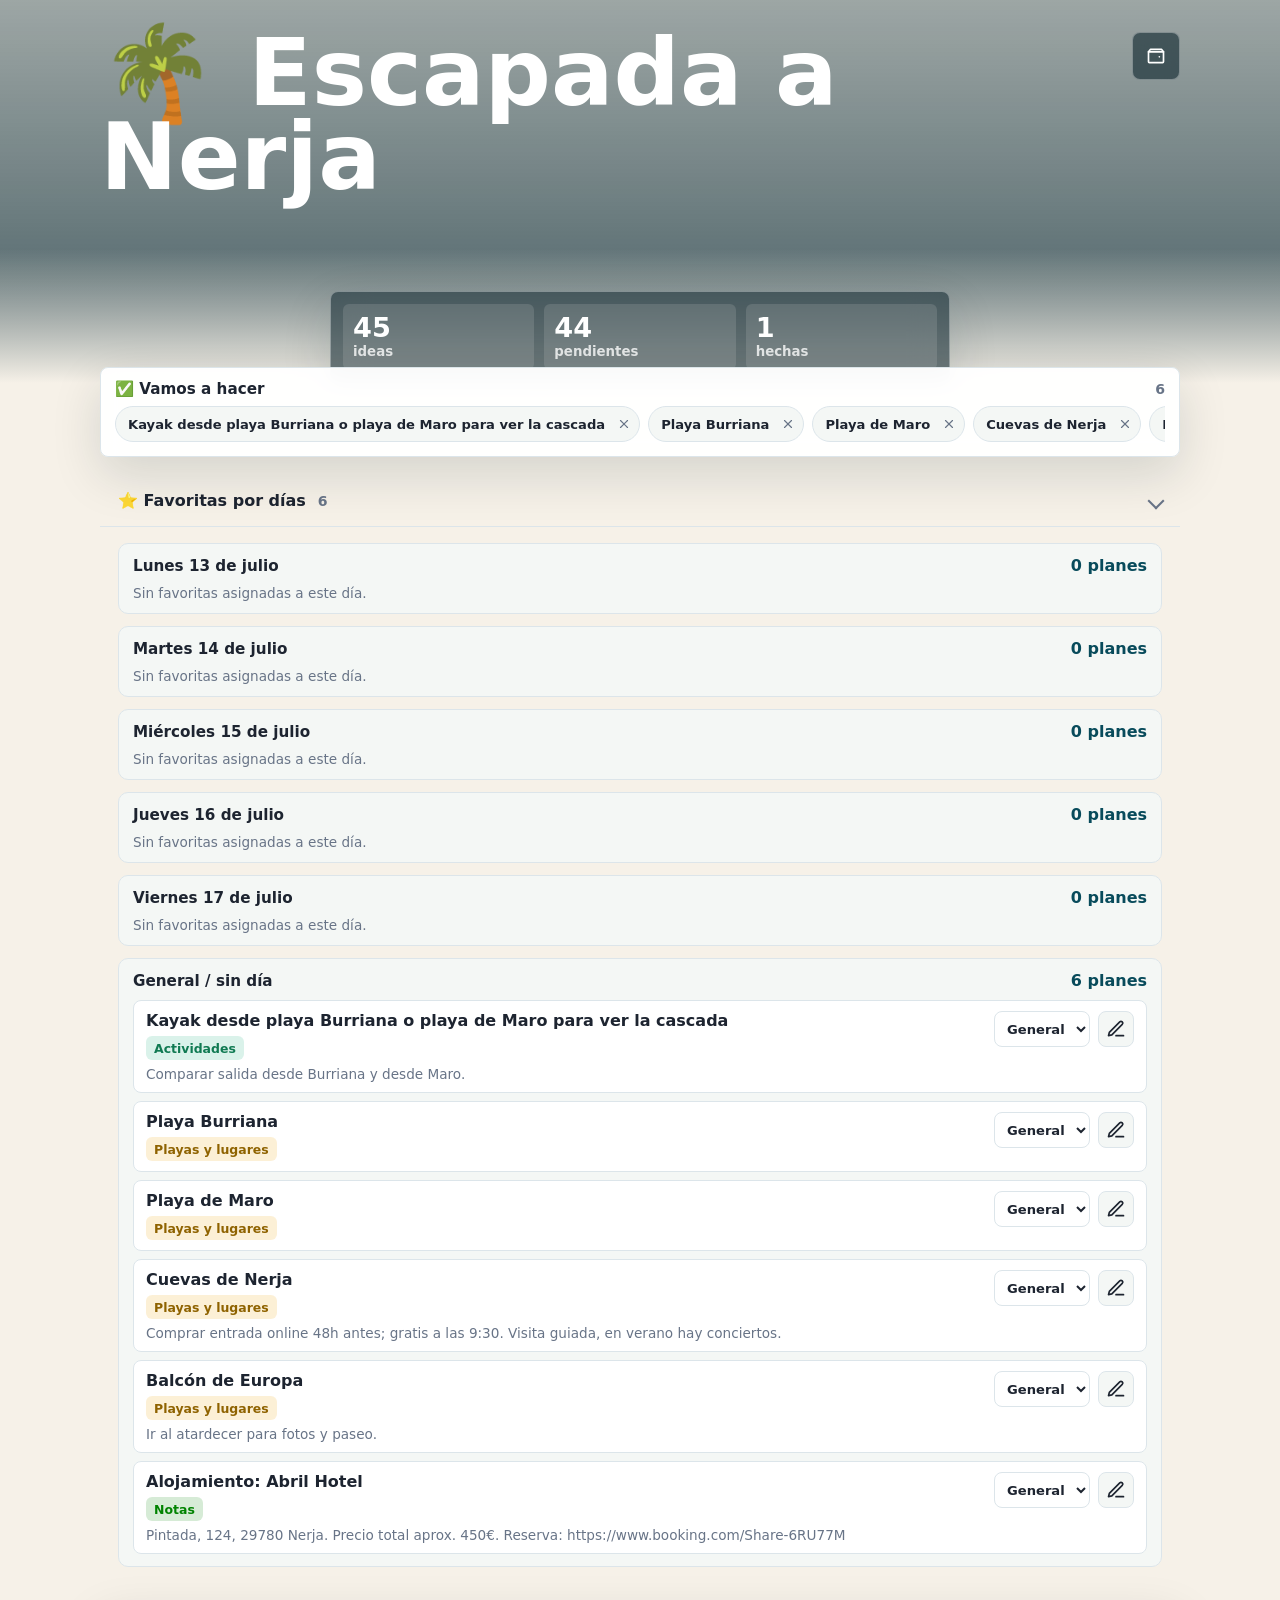
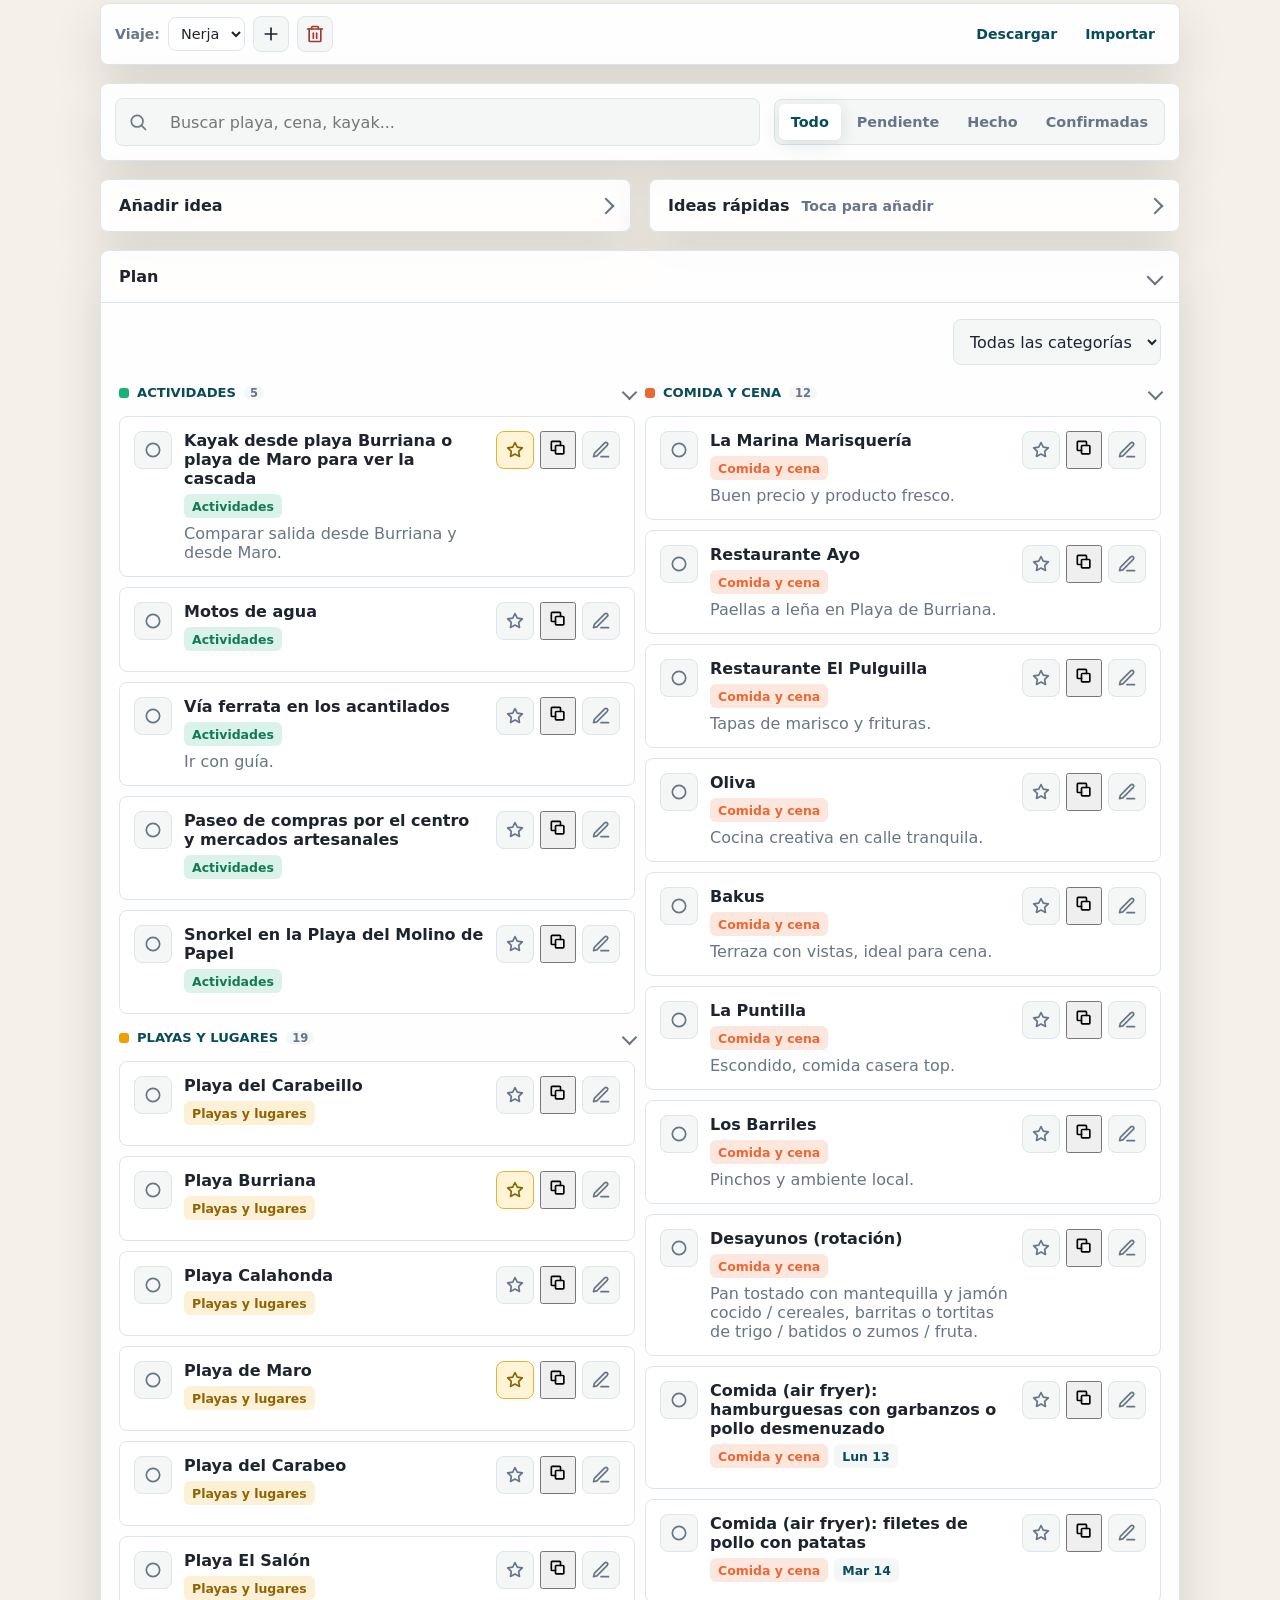
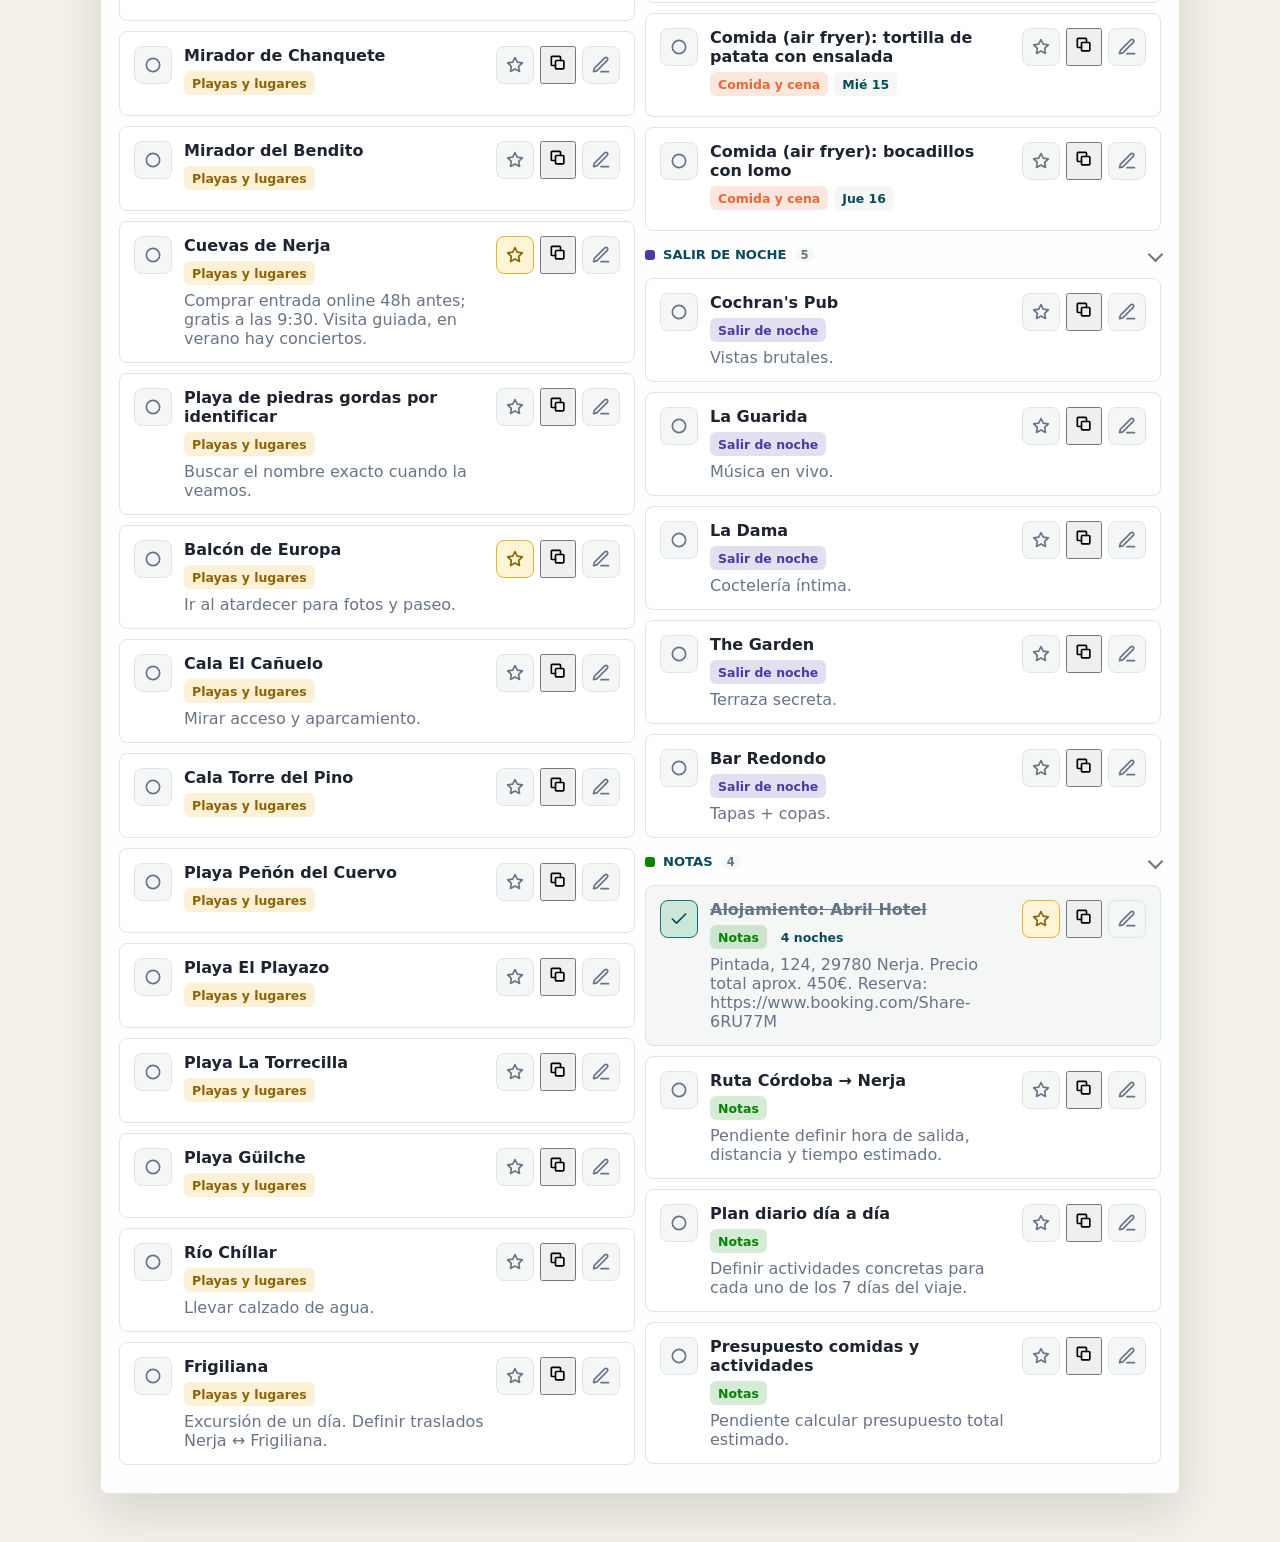
<file: index.html>
<!doctype html>
<html lang="es">
  <head>
    <meta charset="utf-8">
    <meta name="viewport" content="width=device-width, initial-scale=1, viewport-fit=cover">
    <meta name="theme-color" content="#0d6f85">
    <meta name="apple-mobile-web-app-capable" content="yes">
    <meta name="apple-mobile-web-app-title" content="Nerja">
    <meta name="apple-mobile-web-app-status-bar-style" content="black-translucent">
    <title>Nerja actividades</title>
    <link rel="manifest" href="manifest.webmanifest">
    <link rel="apple-touch-icon" href="icons/icon-192.svg">
    <link rel="stylesheet" href="styles.css">
  </head>
  <body>
    <header class="app-hero">
      <div class="hero-media" aria-hidden="true"></div>
      <nav class="topbar" aria-label="Acciones principales">
        <div>
          <h1>🌴 Escapada a Nerja</h1>
        </div>
        <div class="topbar-actions">
          <a class="icon-button" href="presupuesto.html" aria-label="Abrir presupuesto" title="Presupuesto">
            <svg viewBox="0 0 24 24" aria-hidden="true">
              <path d="M3 7h18v12a1 1 0 0 1-1 1H4a1 1 0 0 1-1-1V7Z"></path>
              <path d="M3 7l2.5-3h13L21 7"></path>
              <path d="M16 13h.01"></path>
            </svg>
          </a>
        </div>
      </nav>
      <section class="hero-panel" aria-label="Resumen del plan">
        <div>
          <span id="totalCount">0</span>
          <small>ideas</small>
        </div>
        <div>
          <span id="pendingCount">0</span>
          <small>pendientes</small>
        </div>
        <div>
          <span id="doneCount">0</span>
          <small>hechas</small>
        </div>
      </section>
    </header>

    <main class="app-shell">
      <section class="confirmed-panel" aria-label="Actividades confirmadas">
        <div class="confirmed-header">
          <h2>✅ Vamos a hacer</h2>
          <span class="muted" id="confirmedCount">0</span>
        </div>
        <div id="confirmedList" class="confirmed-list"></div>
        <p id="confirmedEmpty" class="confirmed-empty">Toca la ⭐ de una idea para confirmarla y añadirla aquí.</p>
      </section>

      <details class="section-card favorites" open>
        <summary class="section-summary">
          <h2>⭐ Favoritas por días</h2>
          <span class="muted" id="favoritesCount">0</span>
        </summary>
        <div class="section-body">
          <p id="favoritesEmpty" class="day-card-empty">Marca la ⭐ en una idea para planificarla por días aquí.</p>
          <div id="favoritesByDay" class="day-breakdown"></div>
        </div>
      </details>

      <section class="trips-bar" aria-label="Gestión de viajes">
        <div class="trips-controls">
          <label class="compact-label">
            <span>Viaje:</span>
            <select id="tripSelector" aria-label="Seleccionar viaje"></select>
          </label>
          <button class="icon-button small" id="newTripButton" type="button" aria-label="Nuevo viaje" title="Nuevo viaje">
            <svg viewBox="0 0 24 24" aria-hidden="true">
              <path d="M12 5v14"></path>
              <path d="M5 12h14"></path>
            </svg>
          </button>
          <button class="icon-button small danger" id="deleteTripButton" type="button" aria-label="Eliminar viaje" title="Eliminar viaje">
            <svg viewBox="0 0 24 24" aria-hidden="true">
              <path d="M3 6h18"></path>
              <path d="M19 6v14a1 1 0 0 1-1 1H6a1 1 0 0 1-1-1V6"></path>
              <path d="M8 6V4a1 1 0 0 1 1-1h6a1 1 0 0 1 1 1v2"></path>
              <line x1="10" y1="11" x2="10" y2="17"></line>
              <line x1="14" y1="11" x2="14" y2="17"></line>
            </svg>
          </button>
        </div>
        <div class="export-controls">
          <button class="text-button small" id="exportButton" type="button">Descargar</button>
          <button class="text-button small" id="importButton" type="button">Importar</button>
          <input id="importInput" type="file" accept=".json" style="display: none;">
        </div>
      </section>

      <section class="control-strip" aria-label="Filtros">
        <label class="search-field">
          <svg viewBox="0 0 24 24" aria-hidden="true">
            <circle cx="11" cy="11" r="7"></circle>
            <path d="M21 21l-4.3-4.3"></path>
          </svg>
          <input id="searchInput" type="search" placeholder="Buscar playa, cena, kayak...">
        </label>
        <div class="segmented" role="tablist" aria-label="Estado">
          <button class="segment is-active" type="button" data-filter-status="all">Todo</button>
          <button class="segment" type="button" data-filter-status="pending">Pendiente</button>
          <button class="segment" type="button" data-filter-status="done">Hecho</button>
          <button class="segment" type="button" data-filter-status="favorite">Confirmadas</button>
        </div>
      </section>

      <details class="section-card composer" aria-labelledby="addTitle">
        <summary class="section-summary">
          <h2 id="addTitle">Añadir idea</h2>
        </summary>
        <div class="section-body">
        <div class="section-toolbar">
          <button class="text-button" id="resetButton" type="button">Restaurar ejemplo</button>
        </div>
        <form id="activityForm" class="activity-form">
          <input id="activityTitle" name="title" type="text" placeholder="Ej. Atardecer en el Balcón de Europa" autocomplete="off" required>
          <div class="form-grid form-grid-3">
            <label>
              <span>Categoría</span>
              <select id="activityCategory" name="category">
                <option value="Actividades">Actividades</option>
                <option value="Playas y lugares">Playas y lugares</option>
                <option value="Comida y cena">Comida y cena</option>
                <option value="Salir de noche">Salir de noche</option>
                <option value="Notas">Notas</option>
              </select>
            </label>
            <label>
              <span>Día</span>
              <input id="activityDay" name="day" type="text" list="dayOptions" placeholder="Lun 13, Mar 14...">
            </label>
            <label>
              <span>Precio (€)</span>
              <input id="activityPrice" name="price" type="number" min="0" step="0.01" placeholder="0.00">
            </label>
          </div>
          <textarea id="activityNotes" name="notes" rows="2" placeholder="Reserva, enlace, si apetece de mañana..."></textarea>
          <button class="primary-button" type="submit">
            <svg viewBox="0 0 24 24" aria-hidden="true">
              <path d="M12 5v14"></path>
              <path d="M5 12h14"></path>
            </svg>
            Añadir al plan
          </button>
        </form>
        </div>
      </details>

      <details class="section-card quick-ideas" aria-labelledby="quickTitle">
        <summary class="section-summary">
          <h2 id="quickTitle">Ideas rápidas</h2>
          <span class="muted">Toca para añadir</span>
        </summary>
        <div class="section-body">
          <div id="quickIdeas" class="quick-list"></div>
        </div>
      </details>

      <details class="section-card board" aria-label="Listado de actividades" open>
        <summary class="section-summary">
          <h2>Plan</h2>
        </summary>
        <div class="section-body">
        <div class="section-toolbar">
          <select id="categoryFilter" class="compact-select" aria-label="Filtrar por categoría">
            <option value="all">Todas las categorías</option>
            <option value="Actividades">Actividades</option>
            <option value="Playas y lugares">Playas y lugares</option>
            <option value="Comida y cena">Comida y cena</option>
            <option value="Salir de noche">Salir de noche</option>
            <option value="Notas">Notas</option>
          </select>
        </div>
        <div id="activityList" class="activity-list"></div>
        <p id="emptyState" class="empty-state" hidden>No hay ideas con esos filtros.</p>
        </div>
      </details>

    </main>

    <dialog id="editDialog" class="edit-dialog">
      <form id="editForm" method="dialog">
        <div class="section-heading">
          <h2>Editar idea</h2>
          <button class="icon-button subtle" type="button" id="closeDialog" aria-label="Cerrar" title="Cerrar">
            <svg viewBox="0 0 24 24" aria-hidden="true">
              <path d="M18 6 6 18"></path>
              <path d="m6 6 12 12"></path>
            </svg>
          </button>
        </div>
        <input id="editTitle" type="text" required>
        <div class="form-grid form-grid-3">
          <label>
            <span>Categoría</span>
            <select id="editCategory">
              <option value="Actividades">Actividades</option>
              <option value="Playas y lugares">Playas y lugares</option>
              <option value="Comida y cena">Comida y cena</option>
              <option value="Salir de noche">Salir de noche</option>
              <option value="Notas">Notas</option>
            </select>
          </label>
          <label>
            <span>Día</span>
            <input id="editDay" type="text" list="dayOptions">
          </label>
          <label>
            <span>Precio (€)</span>
            <input id="editPrice" type="number" min="0" step="0.01" placeholder="0.00">
          </label>
        </div>
        <textarea id="editNotes" rows="3"></textarea>
        <div class="dialog-actions">
          <button class="text-button danger" id="deleteButton" type="button">Eliminar</button>
          <button class="primary-button" id="saveEditButton" value="save" type="submit">Guardar</button>
        </div>
      </form>
    </dialog>

    <datalist id="dayOptions">
      <option value="Lun 13"></option>
      <option value="Mar 14"></option>
      <option value="Mié 15"></option>
      <option value="Jue 16"></option>
      <option value="Vie 17"></option>
    </datalist>

    <script src="shared.js"></script>
    <script src="app.js"></script>
  </body>
</html>
</file>
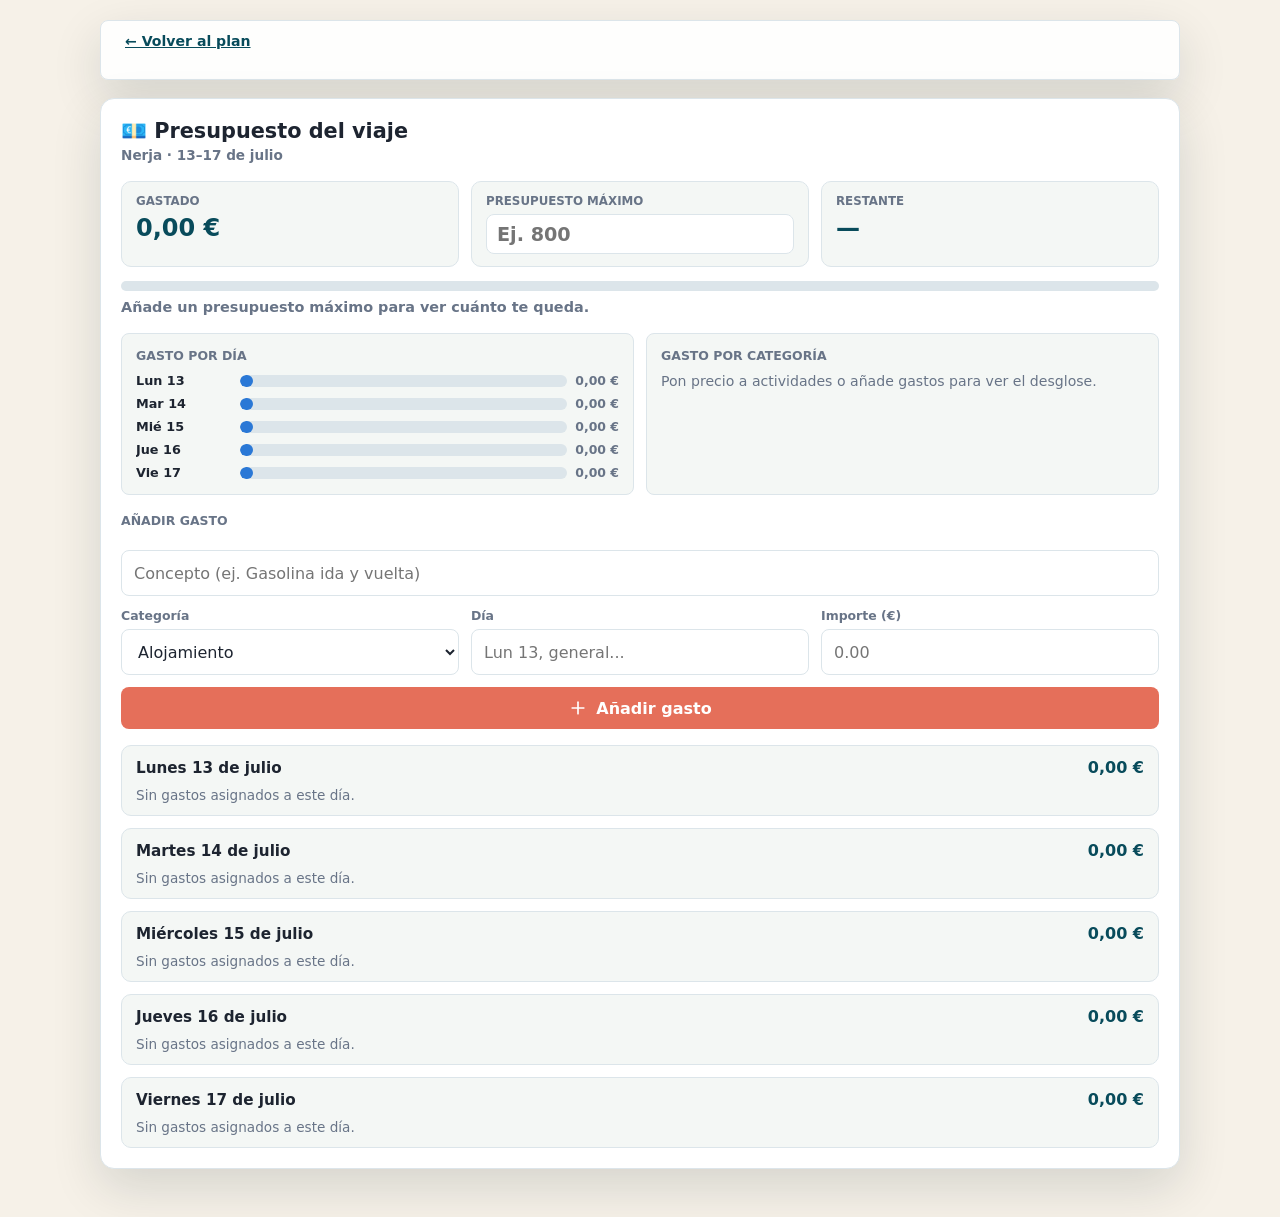
<file: presupuesto.html>
<!doctype html>
<html lang="es">
  <head>
    <meta charset="utf-8">
    <meta name="viewport" content="width=device-width, initial-scale=1, viewport-fit=cover">
    <meta name="theme-color" content="#0d6f85">
    <meta name="apple-mobile-web-app-capable" content="yes">
    <meta name="apple-mobile-web-app-title" content="Presupuesto Nerja">
    <meta name="apple-mobile-web-app-status-bar-style" content="black-translucent">
    <title>Presupuesto · Nerja</title>
    <link rel="manifest" href="manifest.webmanifest">
    <link rel="apple-touch-icon" href="icons/icon-192.svg">
    <link rel="stylesheet" href="styles.css">
  </head>
  <body>
    <main class="app-shell budget-page">
      <section class="trips-bar" aria-label="Cabecera del presupuesto">
        <div class="trips-controls">
          <a class="text-button small" href="index.html" aria-label="Volver al plan" title="Volver al plan">← Volver al plan</a>
        </div>
      </section>

      <section class="section-card budget-card">
        <div class="dashboard">
          <header class="dashboard-header">
            <div>
              <h2>💶 Presupuesto del viaje</h2>
              <p class="dashboard-sub" id="tripName">Nerja · 13–17 de julio</p>
            </div>
          </header>

          <div class="kpi-row">
            <div class="kpi">
              <span class="kpi-label">Gastado</span>
              <span class="kpi-value" id="kpiSpent">0 €</span>
            </div>
            <div class="kpi">
              <span class="kpi-label">Presupuesto máximo</span>
              <input id="budgetLimitInput" class="kpi-input" type="number" min="0" step="1" placeholder="Ej. 800">
            </div>
            <div class="kpi">
              <span class="kpi-label">Restante</span>
              <span class="kpi-value" id="kpiRemaining">—</span>
            </div>
          </div>

          <div class="budget-progress" aria-hidden="true">
            <div class="budget-progress-fill" id="budgetProgressFill"></div>
          </div>
          <p id="budgetRemaining" class="budget-remaining"></p>

          <div class="dashboard-charts">
            <div class="chart-panel">
              <h3 class="chart-title">Gasto por día</h3>
              <div id="dayChart" class="bar-chart" role="img" aria-label="Gasto por día"></div>
            </div>
            <div class="chart-panel">
              <h3 class="chart-title">Gasto por categoría</h3>
              <div id="categoryChart" class="bar-chart" role="img" aria-label="Gasto por categoría"></div>
            </div>
          </div>

          <form id="expenseForm" class="expense-form">
            <h3 class="chart-title">Añadir gasto</h3>
            <input id="expenseConcept" name="concept" type="text" placeholder="Concepto (ej. Gasolina ida y vuelta)" autocomplete="off" required>
            <div class="form-grid form-grid-3">
              <label>
                <span>Categoría</span>
                <select id="expenseCategory" name="category">
                  <option value="Alojamiento">Alojamiento</option>
                  <option value="Transporte">Transporte</option>
                  <option value="Comida y cena">Comida y cena</option>
                  <option value="Actividades">Actividades</option>
                  <option value="Salir de noche">Salir de noche</option>
                  <option value="Otros">Otros</option>
                </select>
              </label>
              <label>
                <span>Día</span>
                <input id="expenseDay" name="day" type="text" list="dayOptions" placeholder="Lun 13, general...">
              </label>
              <label>
                <span>Importe (€)</span>
                <input id="expenseAmount" name="amount" type="number" min="0" step="0.01" placeholder="0.00" required>
              </label>
            </div>
            <button class="primary-button" type="submit">
              <svg viewBox="0 0 24 24" aria-hidden="true">
                <path d="M12 5v14"></path>
                <path d="M5 12h14"></path>
              </svg>
              Añadir gasto
            </button>
          </form>

          <div id="dayBreakdown" class="day-breakdown"></div>
        </div>
      </section>
    </main>

    <datalist id="dayOptions">
      <option value="Lun 13"></option>
      <option value="Mar 14"></option>
      <option value="Mié 15"></option>
      <option value="Jue 16"></option>
      <option value="Vie 17"></option>
    </datalist>

    <script src="shared.js"></script>
    <script src="budget.js"></script>
  </body>
</html>
</file>
<file: styles.css>
:root {
  color-scheme: light;
  --ink: #1d2430;
  --muted: #687487;
  --line: #dce5ea;
  --surface: #ffffff;
  --soft: #f4f7f5;
  --sea: #0d6f85;
  --sea-dark: #084b5b;
  --sun: #f2b84b;
  --coral: #e56f5a;
  --mint: #cce6d9;
  --night: #7c6fd6;
  --shadow: 0 18px 50px rgba(12, 33, 43, 0.14);
  --cat-actividades: #1baf7a;
  --cat-actividades-text: #107a52;
  --cat-playas: #eda100;
  --cat-playas-text: #8f6300;
  --cat-comida: #eb6834;
  --cat-comida-text: #eb6834;
  --cat-noche: #4a3aa7;
  --cat-noche-text: #4a3aa7;
  --cat-notas: #008300;
  --cat-notas-text: #008300;
  --cat-alojamiento: #2a78d6;
  --cat-alojamiento-text: #2a78d6;
  --cat-transporte: #e34948;
  --cat-transporte-text: #e34948;
  --cat-otros: #e87ba4;
  --cat-otros-text: #b14570;
  font-family: Inter, ui-sans-serif, system-ui, -apple-system, BlinkMacSystemFont, "Segoe UI", sans-serif;
}

[data-theme="dark"] {
  color-scheme: dark;
  --ink: #f0f1f3;
  --muted: #a8b4c4;
  --line: #2a3642;
  --surface: #1a1f28;
  --soft: #242c37;
  --sea: #3ca8c8;
  --sea-dark: #5dbddb;
  --sun: #f2b84b;
  --coral: #ff9a8f;
  --mint: #7dc9a6;
  --night: #a89af0;
  --shadow: 0 18px 50px rgba(0, 0, 0, 0.48);
  --cat-actividades: #199e70;
  --cat-actividades-text: #199e70;
  --cat-playas: #c98500;
  --cat-playas-text: #c98500;
  --cat-comida: #d95926;
  --cat-comida-text: #d95926;
  --cat-noche: #9085e9;
  --cat-noche-text: #9085e9;
  --cat-notas: #008300;
  --cat-notas-text: #008300;
  --cat-alojamiento: #3987e5;
  --cat-alojamiento-text: #3987e5;
  --cat-transporte: #e66767;
  --cat-transporte-text: #e66767;
  --cat-otros: #d55181;
  --cat-otros-text: #d55181;
}

@media (prefers-color-scheme: dark) {
  :root:not([data-theme="light"]) {
    color-scheme: dark;
    --ink: #f0f1f3;
    --muted: #a8b4c4;
    --line: #2a3642;
    --surface: #1a1f28;
    --soft: #242c37;
    --sea: #3ca8c8;
    --sea-dark: #5dbddb;
    --sun: #f2b84b;
    --coral: #ff9a8f;
    --mint: #7dc9a6;
    --night: #a89af0;
    --shadow: 0 18px 50px rgba(0, 0, 0, 0.48);
    --cat-actividades: #199e70;
    --cat-actividades-text: #199e70;
    --cat-playas: #c98500;
    --cat-playas-text: #c98500;
    --cat-comida: #d95926;
    --cat-comida-text: #d95926;
    --cat-noche: #9085e9;
    --cat-noche-text: #9085e9;
    --cat-notas: #008300;
    --cat-notas-text: #008300;
    --cat-alojamiento: #3987e5;
    --cat-alojamiento-text: #3987e5;
    --cat-transporte: #e66767;
    --cat-transporte-text: #e66767;
    --cat-otros: #d55181;
    --cat-otros-text: #d55181;
  }
}

* {
  box-sizing: border-box;
}

body {
  margin: 0;
  min-height: 100vh;
  background: #f6f1e8;
  color: var(--ink);
  -webkit-font-smoothing: antialiased;
}

[data-theme="dark"] body {
  background: #0f1419;
}

button,
input,
select,
textarea {
  font: inherit;
}

button {
  cursor: pointer;
  touch-action: manipulation;
}

.app-hero {
  position: relative;
  min-height: 320px;
  overflow: hidden;
  color: #fff;
  isolation: isolate;
}

.hero-media {
  position: absolute;
  inset: 0;
  z-index: -2;
  background:
    linear-gradient(180deg, rgba(0, 34, 46, 0.36), rgba(0, 34, 46, 0.72)),
    url("https://commons.wikimedia.org/wiki/Special:FilePath/Nerja.jpg?width=1600") center / cover;
}

.hero-media::after {
  content: "";
  position: absolute;
  inset: auto 0 0;
  height: 35%;
  background: linear-gradient(180deg, transparent, #f6f1e8);
}

[data-theme="dark"] .hero-media::after {
  background: linear-gradient(180deg, transparent, #0f1419);
}

.topbar {
  display: flex;
  align-items: flex-start;
  justify-content: space-between;
  gap: 20px;
  width: min(1120px, 100%);
  margin: 0 auto;
  padding: calc(32px + env(safe-area-inset-top)) 20px 0;
}

.topbar-actions {
  display: flex;
  gap: 8px;
}

h1,
h2,
p {
  margin-top: 0;
}

h1 {
  max-width: 780px;
  margin-bottom: 0;
  font-size: clamp(2.6rem, 8vw, 5.8rem);
  line-height: 0.9;
  letter-spacing: 0;
}

h2 {
  margin-bottom: 0;
  font-size: 1rem;
  letter-spacing: 0;
}

svg {
  width: 20px;
  height: 20px;
  fill: none;
  stroke: currentColor;
  stroke-width: 2;
  stroke-linecap: round;
  stroke-linejoin: round;
  flex: none;
}

.icon-button {
  display: grid;
  width: 48px;
  height: 48px;
  place-items: center;
  border: 1px solid rgba(255, 255, 255, 0.34);
  border-radius: 8px;
  background: rgba(7, 31, 40, 0.58);
  color: #fff;
  backdrop-filter: blur(16px);
}

.icon-button.subtle {
  width: 40px;
  height: 40px;
  border-color: var(--line);
  background: var(--soft);
  color: var(--ink);
  backdrop-filter: none;
}

.icon-button.small {
  width: 36px;
  height: 36px;
  border: 1px solid var(--line);
  background: var(--soft);
  color: var(--ink);
  backdrop-filter: none;
}

.icon-button.small.danger {
  color: #a2382e;
}

.hero-panel {
  display: grid;
  grid-template-columns: repeat(3, minmax(0, 1fr));
  gap: 10px;
  width: min(620px, calc(100% - 40px));
  margin: 92px auto 0;
  padding: 12px;
  border: 1px solid rgba(255, 255, 255, 0.34);
  border-radius: 8px;
  background: rgba(7, 31, 40, 0.54);
  box-shadow: var(--shadow);
  backdrop-filter: blur(18px);
}

.hero-panel div {
  min-width: 0;
  padding: 10px;
  border-radius: 6px;
  background: rgba(255, 255, 255, 0.12);
}

.hero-panel span {
  display: block;
  font-size: 1.7rem;
  font-weight: 900;
  line-height: 1;
}

.hero-panel small {
  color: rgba(255, 255, 255, 0.8);
  font-weight: 700;
}

.app-shell {
  display: grid;
  grid-template-columns: minmax(0, 1fr);
  gap: 18px;
  width: min(1120px, 100%);
  margin: -16px auto 0;
  padding: 0 20px 48px;
  position: relative;
}

.control-strip,
.composer,
.quick-ideas,
.board,
.budget {
  border: 1px solid var(--line);
  border-radius: 8px;
  background: rgba(255, 255, 255, 0.92);
  box-shadow: var(--shadow);
}

[data-theme="dark"] .control-strip,
[data-theme="dark"] .section-card {
  background: rgba(26, 31, 40, 0.8);
}

.control-strip {
  display: grid;
  grid-template-columns: minmax(240px, 1fr) auto;
  gap: 14px;
  align-items: center;
  padding: 14px;
}

.trips-bar {
  display: flex;
  flex-wrap: wrap;
  gap: 12px;
  align-items: center;
  justify-content: space-between;
  border: 1px solid var(--line);
  border-radius: 8px;
  background: rgba(255, 255, 255, 0.92);
  box-shadow: var(--shadow);
  padding: 12px 14px;
}

[data-theme="dark"] .trips-bar {
  background: rgba(26, 31, 40, 0.8);
}

.confirmed-panel {
  position: sticky;
  top: 8px;
  z-index: 5;
  min-width: 0;
  border: 1px solid var(--line);
  border-radius: 8px;
  background: rgba(255, 255, 255, 0.96);
  box-shadow: var(--shadow);
  backdrop-filter: blur(10px);
  padding: 12px 14px;
}

[data-theme="dark"] .confirmed-panel {
  background: rgba(26, 31, 40, 0.94);
}

.confirmed-header {
  display: flex;
  align-items: center;
  justify-content: space-between;
  gap: 8px;
  margin-bottom: 8px;
}

.confirmed-header h2 {
  font-size: 0.95rem;
}

.confirmed-list {
  display: flex;
  gap: 8px;
  min-width: 0;
  max-width: 100%;
  overflow-x: auto;
  padding-bottom: 2px;
}

.confirmed-chip {
  display: flex;
  flex: none;
  align-items: center;
  gap: 6px;
  padding: 6px 6px 6px 12px;
  border: 1px solid var(--line);
  border-radius: 999px;
  background: var(--soft);
  color: var(--ink);
  font-size: 0.82rem;
  font-weight: 800;
  white-space: nowrap;
}

.confirmed-chip button {
  display: grid;
  place-items: center;
  width: 22px;
  height: 22px;
  border: 0;
  border-radius: 50%;
  background: transparent;
  color: var(--muted);
}

.confirmed-chip button:hover {
  background: rgba(162, 56, 46, 0.12);
  color: #a2382e;
}

.confirmed-chip svg {
  width: 14px;
  height: 14px;
}

.confirmed-empty {
  margin: 0;
  color: var(--muted);
  font-size: 0.85rem;
}

.trips-controls {
  display: flex;
  gap: 8px;
  align-items: center;
}

.compact-label {
  display: flex;
  align-items: center;
  gap: 8px;
}

.compact-label span {
  color: var(--muted);
  font-size: 0.88rem;
  font-weight: 700;
  margin: 0;
}

.compact-label select {
  width: auto;
  max-width: 160px;
  min-height: 34px;
  padding: 0 8px;
  font-size: 0.9rem;
}

.export-controls {
  display: flex;
  gap: 8px;
}

.search-field {
  display: flex;
  align-items: center;
  gap: 10px;
  min-height: 44px;
  padding: 0 12px;
  border: 1px solid var(--line);
  border-radius: 8px;
  background: var(--soft);
  color: var(--muted);
}

.search-field input {
  min-width: 0;
  width: 100%;
  border: 0;
  outline: 0;
  background: transparent;
  color: var(--ink);
}

.segmented {
  display: flex;
  gap: 4px;
  padding: 4px;
  border: 1px solid var(--line);
  border-radius: 8px;
  background: var(--soft);
}

.segment {
  min-height: 36px;
  padding: 0 12px;
  border: 0;
  border-radius: 6px;
  background: transparent;
  color: var(--muted);
  font-size: 0.9rem;
  font-weight: 800;
}

.segment.is-active {
  background: var(--surface);
  color: var(--sea-dark);
  box-shadow: 0 4px 18px rgba(16, 53, 68, 0.12);
}

.section-card {
  overflow: hidden;
}

.section-summary {
  display: flex;
  align-items: center;
  gap: 10px;
  padding: 16px 18px;
  cursor: pointer;
  list-style: none;
  user-select: none;
}

.section-summary::-webkit-details-marker {
  display: none;
}

.section-summary h2 {
  margin: 0;
}

.section-summary .muted {
  margin-left: 2px;
}

.section-summary::after {
  content: "";
  width: 10px;
  height: 10px;
  margin-left: auto;
  border-right: 2px solid var(--muted);
  border-bottom: 2px solid var(--muted);
  transform: rotate(-45deg);
  transition: transform 0.15s ease;
  flex: none;
}

.section-card[open] > .section-summary::after {
  transform: rotate(45deg);
}

.section-card[open] > .section-summary {
  border-bottom: 1px solid var(--line);
}

.section-body {
  padding: 16px 18px 18px;
}

.section-toolbar {
  display: flex;
  flex-wrap: wrap;
  align-items: center;
  justify-content: flex-end;
  gap: 12px;
  margin-bottom: 14px;
}

.section-heading {
  display: flex;
  align-items: center;
  justify-content: space-between;
  gap: 12px;
  margin-bottom: 14px;
}

.muted {
  color: var(--muted);
  font-size: 0.88rem;
  font-weight: 700;
}

.activity-form,
.edit-dialog form {
  display: grid;
  gap: 12px;
}

input,
select,
textarea {
  width: 100%;
  min-width: 0;
  border: 1px solid var(--line);
  border-radius: 8px;
  background: var(--surface);
  color: var(--ink);
  outline: 0;
}

input,
select {
  min-height: 46px;
  padding: 0 12px;
}

textarea {
  resize: vertical;
  padding: 12px;
}

input:focus,
select:focus,
textarea:focus {
  border-color: var(--sea);
  box-shadow: 0 0 0 4px rgba(13, 111, 133, 0.12);
}

.form-grid {
  display: grid;
  grid-template-columns: repeat(2, minmax(0, 1fr));
  gap: 12px;
}

label span {
  display: block;
  margin-bottom: 6px;
  color: var(--muted);
  font-size: 0.78rem;
  font-weight: 800;
}

.primary-button,
.text-button,
.quick-chip {
  min-height: 42px;
  border-radius: 8px;
  font-weight: 900;
}

.primary-button {
  display: inline-flex;
  align-items: center;
  justify-content: center;
  gap: 8px;
  border: 0;
  background: #e56f5a;
  color: #fff;
}

.text-button {
  border: 0;
  background: transparent;
  color: var(--sea-dark);
}

.text-button.small {
  min-height: 34px;
  font-size: 0.88rem;
  padding: 0 10px;
}

.text-button.danger {
  color: #a2382e;
}

[data-theme="dark"] .text-button.danger {
  color: #ff9a8f;
}

.quick-list {
  display: flex;
  flex-wrap: wrap;
  gap: 8px;
}

.quick-chip {
  border: 1px solid var(--line);
  background: var(--surface);
  color: var(--ink);
  padding: 0 12px;
}

.quick-chip:hover {
  border-color: var(--sea);
  color: var(--sea-dark);
}

.compact-select {
  width: auto;
  max-width: 220px;
  background: var(--soft);
}

.activity-list {
  display: grid;
  gap: 10px;
}

.category-group {
  margin-top: 14px;
}

.category-group:first-child {
  margin-top: 0;
}

.category-title {
  display: flex;
  align-items: center;
  gap: 8px;
  padding: 6px 0;
  color: var(--sea-dark);
  font-size: 0.82rem;
  font-weight: 900;
  letter-spacing: 0;
  text-transform: uppercase;
  cursor: pointer;
  list-style: none;
}

.category-title::-webkit-details-marker {
  display: none;
}

.category-title::before {
  content: "";
  width: 10px;
  height: 10px;
  border-radius: 3px;
  background: var(--category-color, var(--cat-comida));
  flex: none;
}

.category-title::after {
  content: "";
  width: 9px;
  height: 9px;
  margin-left: auto;
  border-right: 2px solid var(--muted);
  border-bottom: 2px solid var(--muted);
  transform: rotate(-45deg);
  transition: transform 0.15s ease;
}

.category-group[open] > .category-title::after {
  transform: rotate(45deg);
}

.category-title-label {
  overflow-wrap: anywhere;
}

.category-title-count {
  padding: 0 6px;
  border-radius: 999px;
  background: var(--soft);
  color: var(--muted);
  font-size: 0.72rem;
}

.category-cards {
  display: grid;
  gap: 10px;
  margin-top: 10px;
}

.category-title[data-category="Actividades"] {
  --category-color: var(--cat-actividades);
}

.category-title[data-category="Playas y lugares"] {
  --category-color: var(--cat-playas);
}

.category-title[data-category="Comida y cena"] {
  --category-color: var(--cat-comida);
}

.category-title[data-category="Salir de noche"] {
  --category-color: var(--cat-noche);
}

.category-title[data-category="Notas"] {
  --category-color: var(--cat-notas);
}

.activity-card {
  display: grid;
  grid-template-columns: auto 1fr auto;
  gap: 12px;
  align-items: start;
  padding: 14px;
  border: 1px solid var(--line);
  border-radius: 8px;
  background: var(--surface);
}

.activity-card.is-done {
  background: var(--soft);
}

.activity-card.is-done .activity-title {
  color: var(--muted);
  text-decoration: line-through;
}

.check-button,
.favorite-button,
.edit-button {
  display: grid;
  width: 38px;
  height: 38px;
  place-items: center;
  border: 1px solid var(--line);
  border-radius: 8px;
  background: var(--soft);
  color: var(--muted);
}

.check-button.is-done {
  border-color: var(--sea);
  background: var(--mint);
  color: var(--sea-dark);
}

.activity-main {
  min-width: 0;
}

.activity-title {
  margin: 0 0 6px;
  overflow-wrap: anywhere;
  font-size: 1rem;
  font-weight: 900;
}

.activity-meta {
  display: flex;
  flex-wrap: wrap;
  gap: 6px;
  margin-bottom: 6px;
}

.pill {
  display: inline-flex;
  align-items: center;
  min-height: 24px;
  padding: 0 8px;
  border-radius: 6px;
  background: var(--soft);
  color: var(--sea-dark);
  font-size: 0.78rem;
  font-weight: 800;
}

.pill-category {
  background: #eef5f6;
  background: color-mix(in srgb, var(--category-color, var(--cat-comida)) 16%, transparent);
  color: var(--category-text-color, var(--cat-comida-text));
}

.pill-category[data-category="Actividades"] {
  --category-color: var(--cat-actividades);
  --category-text-color: var(--cat-actividades-text);
}

.pill-category[data-category="Playas y lugares"] {
  --category-color: var(--cat-playas);
  --category-text-color: var(--cat-playas-text);
}

.pill-category[data-category="Comida y cena"] {
  --category-color: var(--cat-comida);
  --category-text-color: var(--cat-comida-text);
}

.pill-category[data-category="Salir de noche"] {
  --category-color: var(--cat-noche);
  --category-text-color: var(--cat-noche-text);
}

.pill-category[data-category="Notas"] {
  --category-color: var(--cat-notas);
  --category-text-color: var(--cat-notas-text);
}

.pill-category[data-category="Alojamiento"] {
  --category-color: var(--cat-alojamiento);
  --category-text-color: var(--cat-alojamiento-text);
}

.pill-category[data-category="Transporte"] {
  --category-color: var(--cat-transporte);
  --category-text-color: var(--cat-transporte-text);
}

.pill-category[data-category="Otros"] {
  --category-color: var(--cat-otros);
  --category-text-color: var(--cat-otros-text);
}

.activity-notes {
  margin: 0;
  color: var(--muted);
  overflow-wrap: anywhere;
}

.activity-actions {
  display: flex;
  gap: 6px;
}

.favorite-button.is-favorite {
  border-color: #e5b334;
  background: #fff5d6;
  color: #8b6500;
}

.empty-state {
  margin: 18px 0 0;
  padding: 18px;
  border: 1px dashed var(--line);
  border-radius: 8px;
  color: var(--muted);
  text-align: center;
}

.edit-dialog {
  width: min(520px, calc(100% - 28px));
  border: 0;
  border-radius: 8px;
  padding: 18px;
  box-shadow: var(--shadow);
}

.edit-dialog::backdrop {
  background: rgba(4, 22, 30, 0.54);
}

.dialog-actions {
  display: flex;
  justify-content: space-between;
  gap: 12px;
}

.dialog-actions .primary-button {
  min-width: 130px;
  padding: 0 16px;
}

.budget-page {
  margin-top: 0;
  padding-top: calc(20px + env(safe-area-inset-top));
}

.budget-card {
  border: 1px solid var(--line);
  border-radius: 14px;
  background: var(--surface);
  color: var(--ink);
  box-shadow: var(--shadow);
}

[data-theme="dark"] .budget-card {
  background: rgba(26, 31, 40, 0.8);
}

.dashboard {
  padding: 20px;
}

.dashboard-header {
  display: flex;
  align-items: flex-start;
  justify-content: space-between;
  gap: 12px;
  margin-bottom: 18px;
}

.dashboard-header h2 {
  font-size: 1.3rem;
}

.dashboard-sub {
  margin: 4px 0 0;
  color: var(--muted);
  font-size: 0.85rem;
  font-weight: 700;
}

.kpi-row {
  display: grid;
  grid-template-columns: repeat(3, minmax(0, 1fr));
  gap: 12px;
  margin-bottom: 14px;
}

.kpi {
  display: flex;
  flex-direction: column;
  gap: 6px;
  padding: 12px 14px;
  border: 1px solid var(--line);
  border-radius: 10px;
  background: var(--soft);
  min-width: 0;
}

.kpi-label {
  color: var(--muted);
  font-size: 0.74rem;
  font-weight: 800;
  text-transform: uppercase;
}

.kpi-value {
  font-size: 1.5rem;
  font-weight: 900;
  color: var(--sea-dark);
  font-variant-numeric: tabular-nums;
}

.kpi-value.is-over {
  color: #a2382e;
}

[data-theme="dark"] .kpi-value.is-over {
  color: #ff9a8f;
}

.kpi-input {
  min-height: 40px;
  border: 1px solid var(--line);
  border-radius: 8px;
  background: var(--surface);
  padding: 0 10px;
  font-size: 1.2rem;
  font-weight: 800;
}

.budget-progress {
  height: 10px;
  border-radius: 999px;
  background: var(--line);
  overflow: hidden;
  margin-bottom: 8px;
}

.budget-progress-fill {
  height: 100%;
  width: 0;
  border-radius: 999px;
  background: var(--cat-actividades);
  transition: width 0.25s ease;
}

.budget-progress-fill.is-over {
  background: #d03b3b;
}

.budget-remaining {
  margin: 0 0 18px;
  font-weight: 800;
  font-size: 0.9rem;
  color: var(--muted);
}

.budget-remaining.is-over {
  color: #a2382e;
}

[data-theme="dark"] .budget-remaining.is-over {
  color: #ff9a8f;
}

.dashboard-charts {
  display: grid;
  grid-template-columns: repeat(2, minmax(0, 1fr));
  gap: 12px;
  margin-bottom: 18px;
}

.chart-panel {
  padding: 14px;
  border: 1px solid var(--line);
  border-radius: 8px;
  background: var(--soft);
}

.chart-title {
  margin: 0 0 10px;
  color: var(--muted);
  font-size: 0.78rem;
  font-weight: 800;
  text-transform: uppercase;
}

.chart-empty {
  margin: 0;
  color: var(--muted);
  font-size: 0.88rem;
}

.bar-chart {
  display: grid;
  gap: 8px;
}

.bar-row {
  display: grid;
  grid-template-columns: minmax(0, 96px) 1fr auto;
  align-items: center;
  gap: 8px;
}

.bar-label {
  overflow: hidden;
  color: var(--ink);
  font-size: 0.8rem;
  font-weight: 700;
  text-overflow: ellipsis;
  white-space: nowrap;
}

.bar-track {
  height: 12px;
  border-radius: 999px;
  background: var(--line);
  overflow: hidden;
}

.bar-fill {
  height: 100%;
  min-width: 4px;
  border-radius: 999px;
}

.bar-value {
  color: var(--muted);
  font-size: 0.78rem;
  font-weight: 800;
  font-variant-numeric: tabular-nums;
  white-space: nowrap;
}

.expense-form {
  display: grid;
  gap: 12px;
  margin-bottom: 16px;
}

.form-grid-3 {
  grid-template-columns: repeat(3, minmax(0, 1fr));
}

.pill-price {
  background: color-mix(in srgb, var(--cat-actividades) 16%, transparent);
  color: var(--cat-actividades-text);
  font-variant-numeric: tabular-nums;
}

.pill-activity {
  background: color-mix(in srgb, var(--cat-actividades) 16%, transparent);
  color: var(--cat-actividades-text);
}

.day-breakdown {
  display: grid;
  gap: 12px;
}

.day-card {
  border: 1px solid var(--line);
  border-radius: 10px;
  background: var(--soft);
  padding: 12px 14px;
}

.day-card-header {
  display: flex;
  align-items: center;
  justify-content: space-between;
  gap: 10px;
  margin-bottom: 10px;
}

.day-card-header h3 {
  margin: 0;
  font-size: 0.95rem;
}

.day-card-total {
  font-weight: 900;
  color: var(--sea-dark);
  font-variant-numeric: tabular-nums;
}

.day-card-empty {
  margin: 0;
  color: var(--muted);
  font-size: 0.85rem;
}

.day-items {
  display: grid;
  gap: 8px;
}

.budget-item {
  display: flex;
  align-items: center;
  justify-content: space-between;
  gap: 12px;
  padding: 10px 12px;
  border: 1px solid var(--line);
  border-radius: 8px;
  background: var(--surface);
}

.budget-item-info {
  display: flex;
  flex-wrap: wrap;
  align-items: center;
  gap: 8px;
  min-width: 0;
}

.budget-item-label {
  font-weight: 800;
  overflow-wrap: anywhere;
}

.budget-item-actions {
  display: flex;
  align-items: center;
  gap: 10px;
  flex: none;
}

.budget-item-amount {
  font-weight: 900;
  color: var(--sea-dark);
  font-variant-numeric: tabular-nums;
}

.fav-item {
  display: flex;
  align-items: flex-start;
  justify-content: space-between;
  gap: 12px;
  padding: 10px 12px;
  border: 1px solid var(--line);
  border-radius: 8px;
  background: var(--surface);
}

.fav-item-main {
  min-width: 0;
}

.fav-item-title {
  display: block;
  font-weight: 800;
  overflow-wrap: anywhere;
}

.fav-item-meta {
  display: flex;
  flex-wrap: wrap;
  gap: 6px;
  margin-top: 6px;
}

.fav-item-notes {
  margin: 6px 0 0;
  color: var(--muted);
  font-size: 0.85rem;
  overflow-wrap: anywhere;
}

.fav-item-actions {
  display: flex;
  align-items: center;
  gap: 8px;
  flex: none;
}

.fav-day-select {
  width: auto;
  min-height: 36px;
  padding: 0 8px;
  font-size: 0.82rem;
  font-weight: 700;
}

@media (max-width: 560px) {
  .fav-item {
    flex-direction: column;
  }

  .fav-item-actions {
    width: 100%;
  }

  .fav-day-select {
    flex: 1;
  }
}

@media (max-width: 820px) {
  .app-hero {
    min-height: 300px;
  }

  .topbar {
    padding-top: 24px;
  }

  .hero-panel {
    margin-top: 72px;
  }

  .control-strip {
    grid-template-columns: 1fr;
  }

  .segmented {
    overflow-x: auto;
  }

  .segment {
    white-space: nowrap;
  }

  .dashboard-charts {
    grid-template-columns: 1fr;
  }
}

@media (max-width: 560px) {
  .app-shell {
    padding-inline: 12px;
  }

  .topbar {
    padding-inline: 14px;
  }

  .icon-button {
    width: 44px;
    height: 44px;
  }

  .hero-panel {
    width: calc(100% - 24px);
  }

  .hero-panel div {
    padding: 8px;
  }

  .hero-panel span {
    font-size: 1.35rem;
  }

  .form-grid,
  .form-grid-3 {
    grid-template-columns: 1fr;
  }

  .bar-row {
    grid-template-columns: minmax(0, 72px) 1fr auto;
  }

  .section-heading {
    align-items: flex-start;
    flex-direction: column;
  }

  .compact-select {
    width: 100%;
    max-width: none;
  }

  .activity-card {
    grid-template-columns: auto 1fr;
  }

  .activity-actions {
    grid-column: 2;
  }

  .kpi-row {
    grid-template-columns: 1fr;
  }

  .dashboard {
    padding: 16px;
  }

  .budget-item {
    flex-wrap: wrap;
  }
}

@media (min-width: 900px) {
  .app-shell {
    grid-template-columns: repeat(2, minmax(0, 1fr));
    align-items: start;
  }

  .app-shell.budget-page {
    grid-template-columns: minmax(0, 1fr);
  }

  .confirmed-panel,
  .favorites,
  .trips-bar,
  .control-strip,
  .board {
    grid-column: 1 / -1;
  }

  .activity-list {
    display: block;
    columns: 2;
    column-gap: 10px;
  }

  .app-shell .category-group {
    margin-top: 0;
    margin-bottom: 10px;
    break-inside: avoid;
  }
}
</file>
